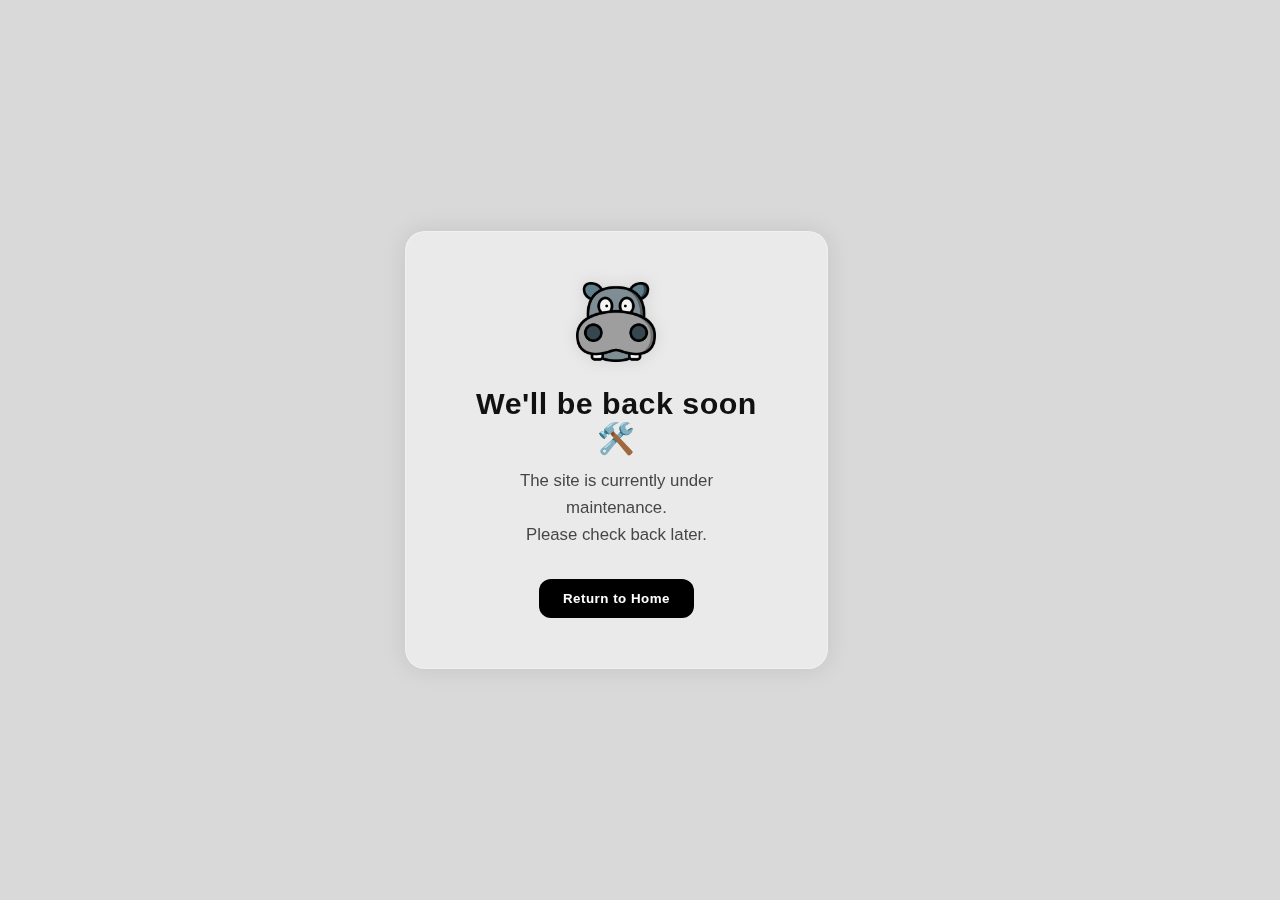
<file: maintenance/maintenance.html>
<!DOCTYPE html>
<html lang="en">
<head>
  <meta charset="UTF-8">
  <meta name="viewport" content="width=device-width, initial-scale=1.0">
  <title>Maintenance Mode | HippoType</title>
  <link rel="stylesheet" href="maintenance.css">
</head>
<body>
  <div class="maintenance-container">
    <div class="glass-card">
      <img src="../hippo.png" alt="HippoType Logo" class="logo">

      <h1>We'll be back soon 🛠️</h1>
      <p id="noticeMessage">
        The site is currently under maintenance.<br>
        Please check back later.
      </p>

      <button id="goHomeBtn">Return to Home</button>
    </div>
  </div>

  <script src="maintenance.js"></script>
  <script src="../theme.js"></script>
</body>
</html>
</file>
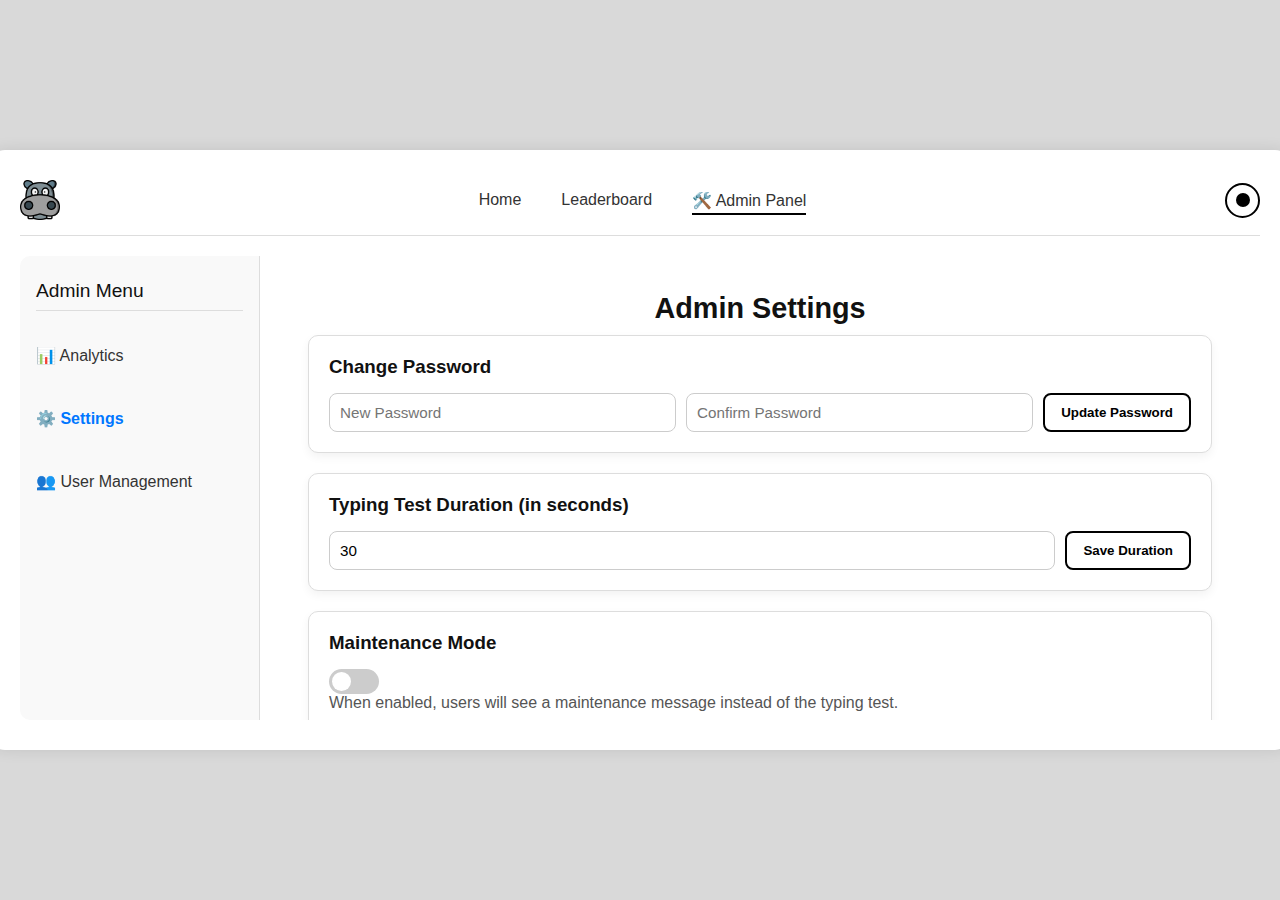
<file: admin/adminSettings/adminSettings.html>
<!DOCTYPE html>
<html lang="en">
<head>
  <meta charset="UTF-8" />
  <meta name="viewport" content="width=device-width, initial-scale=1.0" />
  <title>Admin Settings | HippoType</title>

  <link rel="stylesheet" href="../../styles.css" />
  <link rel="stylesheet" href="../admin/admin.css" />
  <link rel="stylesheet" href="adminSettings.css" />
</head>
<body>
  <div class="page-wrapper">
    <div class="container">
      <!-- NAVBAR -->
      <nav class="navbar">
        <div class="logo">
          <img src="../../../hippo.png" alt="Logo" />
        </div>
        <ul class="nav-links">
          <li><a href="../../../index.html">Home</a></li>
          <li><a href="../../../leaderboard/leaderboard.html">Leaderboard</a></li>
          <li><a href="../admin/admin.html" class="active">🛠️ Admin Panel</a></li>
        </ul>
        <div class="theme-toggle">
          <div class="toggle-btn"></div>
        </div>
      </nav>

      <div class="admin-layout">
        <!-- SIDEBAR -->
        <aside class="sidebar">
          <h3><a href="../admin/admin.html" class="menu-link">Admin Menu</a></h3>
          <ul>
            <li><a href="../adminAnalytics/adminAnalytics.html">📊 Analytics</a></li>
            <li><a href="../adminSettings/adminSettings.html" class="active">⚙️ Settings</a></li>
            <li><a href="../adminUserManagement/adminUserManagement.html">👥 User Management</a></li>
          </ul>
        </aside>

        <!-- MAIN CONTENT -->
        <main class="admin-content">
          <h2>Admin Settings</h2>

          <!-- Change Password -->
          <section class="settings-section">
            <h3>Change Password</h3>
            <div class="form-group">
              <input type="password" id="newPassword" placeholder="New Password">
              <input type="password" id="confirmPassword" placeholder="Confirm Password">
              <button id="updatePasswordBtn">Update Password</button>
            </div>
          </section>

          <!-- Test Duration -->
          <section class="settings-section">
            <h3>Typing Test Duration (in seconds)</h3>
            <div class="form-group">
              <input type="number" id="testDuration" min="10" placeholder="Enter duration (e.g. 30)">
              <button id="saveDurationBtn">Save Duration</button>
            </div>
          </section>

          <!-- Maintenance Mode -->
          <section class="settings-section">
            <h3>Maintenance Mode</h3>
            <label class="switch">
              <input type="checkbox" id="maintenanceToggle">
              <span class="slider"></span>
            </label>
            <p>When enabled, users will see a maintenance message instead of the typing test.</p>
          </section>

          <!-- Edit Site Rules -->
          <section class="settings-section">
            <h3>Edit Site Notice / Rules</h3>
            <textarea id="siteNotice" rows="4" placeholder="Enter message to display on user dashboard..."></textarea>
            <button id="saveNoticeBtn">Save Notice</button>
          </section>

          <!-- Logout -->
          <button id="adminLogoutBtn" class="logout-btn">Logout</button>
        </main>
      </div>
    </div>
  </div>

  <script src="adminSettings.js"></script>
  <script src="../../theme.js"></script>
</body>
</html>
</file>
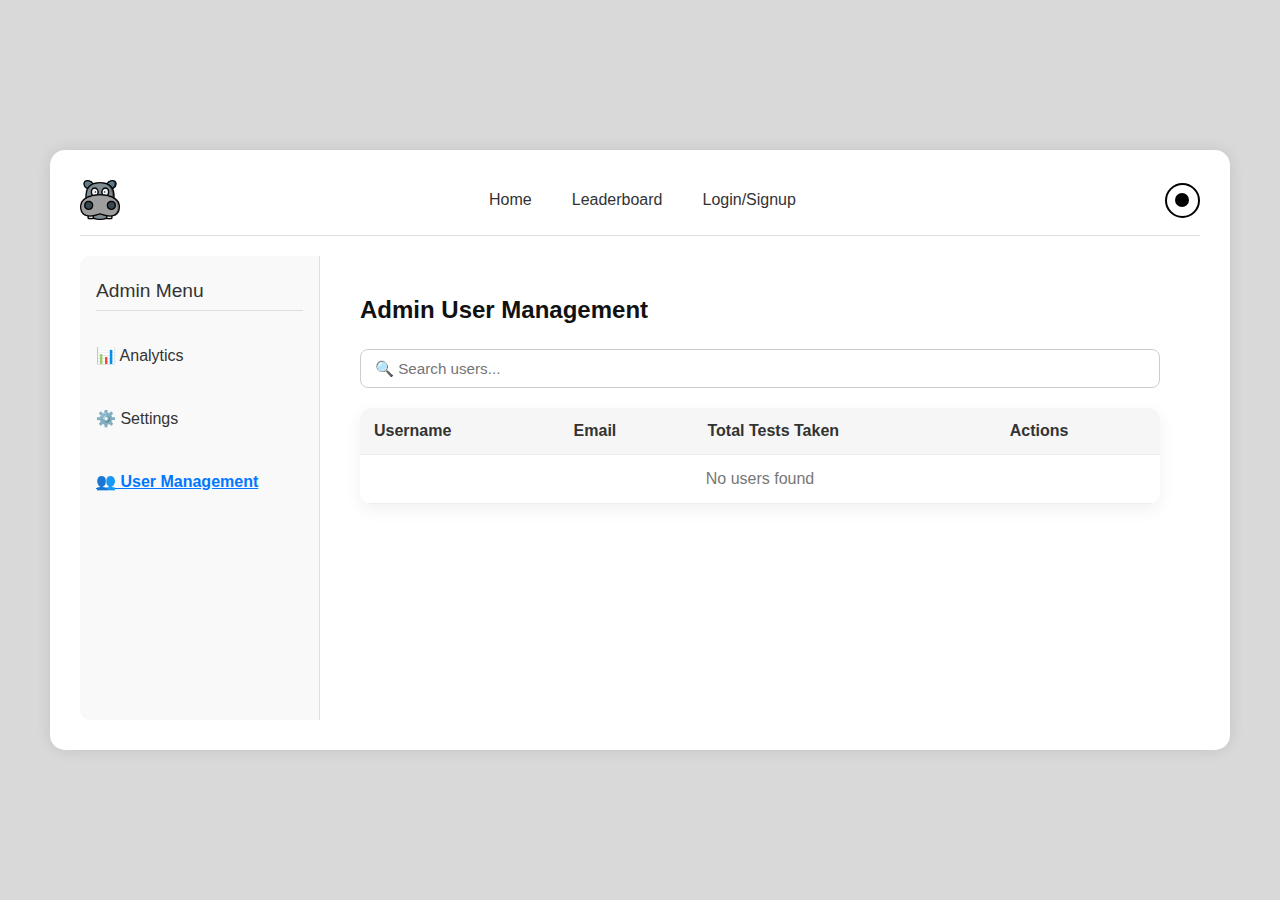
<file: admin/adminUserManagement/adminUserManagement.html>
<!DOCTYPE html>
<html lang="en">
<head>
  <meta charset="UTF-8" />
  <meta name="viewport" content="width=device-width, initial-scale=1.0" />
  <title>Admin | User Management</title>

  <!-- global + admin styles -->
  <link rel="stylesheet" href="../../styles.css" />
  <link rel="stylesheet" href="../admin/admin.css" />
  <link rel="stylesheet" href="adminUserManagement.css" />
</head>

<body>
  <div class="container">
    <!-- NAVBAR -->
    <nav class="navbar">
      <div class="logo">
        <img src="../../hippo.png" alt="Logo" />
      </div>

      <ul class="nav-links" id="navLinks">
        <li><a href="../../index.html">Home</a></li>
        <li><a href="../../leaderboard/leaderboard.html">Leaderboard</a></li>
        <li><a href="../admin/admin.html" class="active">🛠️ Admin Panel</a></li>
      </ul>

      <div class="theme-toggle">
        <div class="toggle-btn"></div>
      </div>
    </nav>

    <div class="admin-layout">
      <!-- SIDEBAR -->
      <aside class="sidebar">
        <h3><a href="../admin/admin.html">Admin Menu</a></h3>
        <ul>
          <li><a href="../adminAnalytics/adminAnalytics.html">📊 Analytics</a></li>
          <li><a href="../adminSettings/adminSettings.html">⚙️ Settings</a></li>
          <li><a href="adminUserManagement.html" class="active">👥 User Management</a></li>
        </ul>
      </aside>

      <!-- MAIN CONTENT -->
      <main class="admin-content">
        <h2>Admin User Management</h2>

        <!-- Search Bar -->
        <div class="search-box">
          <input type="text" id="searchUser" placeholder="🔍 Search users...">
        </div>

        <!-- User Table -->
        <div class="table-wrapper">
          <table id="userTable">
            <thead>
              <tr>
                <th>Username</th>
                <th>Email</th>
                <th>Total Tests Taken</th>
                <th>Actions</th>
              </tr>
            </thead>
            <tbody>
              <!-- dynamically loaded -->
            </tbody>
          </table>
        </div>
      </main>
    </div>
  </div>

  <script src="../../auth/auth.js"></script>
  <script src="adminUserManagement.js"></script>
</body>
</html>
</file>
<file: maintenance/maintenance.css>
/* ==============================
   Maintenance Mode - Glasmorphism (White Themed)
   ============================== */

* {
  margin: 0;
  padding: 0;
  box-sizing: border-box;
  font-family: "Poppins", sans-serif;
}

body {
  min-height: 100vh;
  background: #d9d9d9; /* matches main site background */
  display: flex;
  justify-content: center;
  align-items: center;
  overflow: hidden;
}

/* Glass card container */
.glass-card {
  background: rgba(255, 255, 255, 0.45); /* frosted white look */
  border-radius: 20px;
  box-shadow: 0 0 25px rgba(0, 0, 0, 0.1);
  backdrop-filter: blur(15px);
  -webkit-backdrop-filter: blur(15px);
  border: 1px solid rgba(255, 255, 255, 0.3);
  text-align: center;
  padding: 50px 70px;
  color: #333;
  max-width: 500px;
  width: 90%;
  animation: fadeIn 1s ease-in-out;
}

/* Hippo logo */
.logo {
  width: 80px;
  height: 80px;
  margin-bottom: 20px;
  filter: drop-shadow(0 0 8px rgba(0, 0, 0, 0.1));
}

/* Headings and text */
h1 {
  font-size: 1.9rem;
  margin-bottom: 12px;
  letter-spacing: 0.5px;
  color: #111;
}

p {
  font-size: 1.05rem;
  opacity: 0.9;
  margin-bottom: 30px;
  line-height: 1.6;
  color: #333;
}

/* Button */
button {
  padding: 12px 24px;
  background: #000;
  border: none;
  border-radius: 12px;
  color: #fff;
  font-weight: 600;
  letter-spacing: 0.5px;
  cursor: pointer;
  transition: all 0.3s ease;
}

button:hover {
  background: #333;
  transform: scale(1.03);
}

/* Fade-in animation */
@keyframes fadeIn {
  from {
    opacity: 0;
    transform: translateY(40px);
  }
  to {
    opacity: 1;
    transform: translateY(0);
  }
}
</file>
<file: styles.css>
/* ==========================================
   THEME VARIABLES (Light Mode - Default)
   ========================================== */

   
:root {
  --bg-color: #d9d9d9;
  --text-color: #111;
  --card-bg: #fff;
  --border-color: #ddd;
  --accent-color: #000;
  --toggle-bg: #000;
}

/* ==========================================
   DARK MODE VARIABLES (Overrides)
   ========================================== */
body.dark-mode {
  --bg-color: #1b1b1b;
  --text-color: #f2f2f2;
  --card-bg: #242424;
  --border-color: #333;
  --accent-color: #fff;
  --toggle-bg: #fff;
}

/* ==========================================
   GLOBAL STYLES
   ========================================== */
* {
  margin: 0;
  padding: 0;
  box-sizing: border-box;
  font-family: "Poppins", sans-serif;
}

body {
  display: flex;
  justify-content: center;
  align-items: center;
  height: 100vh;
  background: var(--bg-color);
  color: var(--text-color);
  transition: background 0.3s ease, color 0.3s ease;
}

/* ==========================================
   MAIN CONTAINER
   ========================================== */
.container {
  height: 600px;
  width: 1300px;
  margin: 50px;
  background: var(--card-bg);
  border-radius: 15px;
  box-shadow: 0 0 15px rgba(0,0,0,0.1);
  padding: 30px;
  transition: background 0.3s ease, color 0.3s ease;
}

/* ==========================================
   NAVBAR
   ========================================== */
.navbar {
  display: flex;
  justify-content: space-between;
  align-items: center;
  border-bottom: 1px solid var(--border-color);
  padding-bottom: 15px;
}

.logo {
  display: flex;
  align-items: center;
  gap: 10px;
  font-weight: 600;
  font-size: 1.2rem;
}

.logo img {
  width: 40px;
  height: 40px;
}

/* ==========================================
   NAV LINKS
   ========================================== */
.nav-links {
  list-style: none;
  display: flex;
  gap: 40px;
}

.nav-links a {
  text-decoration: none;
  color: var(--text-color);
  font-weight: 500;
  position: relative;
  transition: color 0.3s ease;
}

.nav-links a.active::after {
  content: "";
  position: absolute;
  bottom: -6px;
  left: 0;
  width: 100%;
  height: 2px;
  background: var(--accent-color);
}

/* ==========================================
   THEME TOGGLE BUTTON
   ========================================== */
.theme-toggle {
  width: 35px;
  height: 35px;
  border: 2px solid var(--accent-color);
  border-radius: 50%;
  display: flex;
  align-items: center;
  justify-content: center;
  cursor: pointer;
  transition: border 0.3s ease;
}

.toggle-btn {
  width: 14px;
  height: 14px;
  background: var(--toggle-bg);
  border-radius: 50%;
  transition: background 0.3s ease;
}

/* ==========================================
   MAIN CONTENT (Index Page)
   ========================================== */
.main-content {
  display: flex;
  justify-content: center;
  text-align: center;
  margin-top: 200px;
}

.main-content a {
  display: flex;
  padding: 20px 50px;
  border: 2px solid var(--accent-color);
  border-radius: 8px;
  text-decoration: none;
  color: var(--accent-color);
  font-size: 1.2rem;
  font-weight: 600;
  transition: 0.3s;
}

.main-content a:hover {
  background: var(--accent-color);
  color: var(--card-bg);
}
</file>
<file: admin/admin/admin.css>
/* ==========================
   BASE STYLES (match homepage)
   ========================== */

* {
  margin: 0;
  padding: 0;
  box-sizing: border-box;
  font-family: "Poppins", sans-serif;
}

body {
  display: flex;
  justify-content: center;
  align-items: center;
  height: 100vh;
  background: #d9d9d9;
}

/* Main White Container */
.container {
  height: 600px;
  width: 1300px;
  margin: 50px;
  background: #fff;
  border-radius: 15px;
  box-shadow: 0 0 15px rgba(0,0,0,0.1);
  padding: 30px;
  display: flex;
  flex-direction: column;
}

/* Navbar (exact same as homepage) */
.navbar {
  display: flex;
  justify-content: space-between;
  align-items: center;
  border-bottom: 1px solid #ddd;
  padding-bottom: 15px;
}

.logo {
  display: flex;
  align-items: center;
  gap: 10px;
  font-weight: 600;
  font-size: 1.2rem;
}

.logo img {
  width: 40px;
  height: 40px;
}

/* Navigation Links */
.nav-links {
  list-style: none;
  display: flex;
  gap: 40px;
}

.nav-links a {
  text-decoration: none;
  color: #333;
  font-weight: 500;
  position: relative;
}

.nav-links a.active::after {
  content: "";
  position: absolute;
  bottom: -6px;
  left: 0;
  width: 100%;
  height: 2px;
  background: #000;
}

/* Theme Toggle Button */
.theme-toggle {
  width: 35px;
  height: 35px;
  border: 2px solid #000;
  border-radius: 50%;
  display: flex;
  align-items: center;
  justify-content: center;
  cursor: pointer;
}

.toggle-btn {
  width: 14px;
  height: 14px;
  background: #000;
  border-radius: 50%;
}

/* ==========================
   ADMIN DASHBOARD LAYOUT
   ========================== */

/* Layout: sidebar + content inside container */
.admin-layout {
  display: flex;
  flex: 1;
  margin-top: 20px;
  overflow: hidden;
}

/* Sidebar */
.sidebar {
  width: 240px;
  background: #f7f7f7;
  border-right: 1px solid #ddd;
  border-radius: 10px 0 0 10px;
  padding: 20px;
  flex-shrink: 0;
}

.sidebar h3 {
  margin-bottom: 20px;
  font-size: 1.2rem;
  color: #222;
  border-bottom: 1px solid #ddd;
  padding-bottom: 8px;
}

.sidebar ul {
  list-style: none;
  padding: 0;
}

.sidebar li {
  margin: 15px 0;
}

.sidebar a {
  text-decoration: none;
  color: #333;
  font-weight: 500;
  transition: 0.2s;
}

.sidebar a:hover {
  color: #000;
  font-weight: 600;
}

/* Main Admin Content */
.admin-content {
  flex: 1;
  padding: 40px;
  overflow-y: auto;
}

.admin-content h2 {
  font-size: 1.8rem;
  margin-bottom: 10px;
}

.admin-content p {
  color: #555;
  margin-bottom: 30px;
}

/* Dashboard Tiles */
.tiles {
  display: flex;
  gap: 30px;
  justify-content: center;
  margin-top: 30px;
}

.tile {
  background: #f9f9f9;
  border: 2px solid #ddd;
  border-radius: 12px;
  padding: 50px 30px;
  width: 200px;
  text-align: center;
  font-weight: 600;
  text-decoration: none;
  color: #222;
  box-shadow: 0 4px 10px rgba(0,0,0,0.05);
  transition: all 0.2s ease-in-out;
}

.tile:hover {
  background: #000;
  color: #fff;
  transform: translateY(-5px);
}


/* Admin layout */
.admin-layout {
  display: flex;
  height: calc(100% - var(--nav-height));
}

/* Sidebar */
.sidebar {
  width: 240px;
  background: #f9f9f9;
  border-right: 1px solid #ddd;
  padding: 24px 16px;
  display: flex;
  flex-direction: column;
  justify-content: flex-start;
}

.sidebar h3 {
  font-size: 1.2rem;
  font-weight: 600;
  margin-bottom: 20px;
  color: #111;
}

/* Make Admin Menu clickable like a link */
.sidebar h3 a.menu-link {
  text-decoration: none;
  color: #111;
  transition: color 0.2s ease;
}
.sidebar h3 a.menu-link:hover {
  color: #0077ff;
}

.sidebar ul {
  list-style: none;
  padding: 0;
  margin: 0;
  display: flex;
  flex-direction: column;
  gap: 14px;
}

.sidebar ul li a {
  text-decoration: none;
  color: #333;
  font-weight: 500;
  transition: color 0.2s ease, transform 0.1s ease;
}

.sidebar ul li a.active {
  color: #0077ff;
  font-weight: 600;
}

.sidebar ul li a:hover {
  color: #0077ff;
  transform: translateX(3px);
}

/* Main admin content */
.admin-content {
  flex: 1;
  padding: 36px 48px;
  overflow-y: auto;
}
</file>
<file: admin/adminSettings/adminSettings.css>
/* Basic layout inherited from admin.css */

.admin-content {
  padding: 36px 48px;
  overflow-y: auto;
}

/* Headings */
h2 {
  text-align: center;
  margin-bottom: 30px;
}

.settings-section {
  background: #fff;
  border: 1px solid #ddd;
  border-radius: 10px;
  padding: 20px;
  margin-bottom: 20px;
  box-shadow: 0 4px 10px rgba(0,0,0,0.05);
}

.settings-section h3 {
  margin-bottom: 15px;
  color: #111;
}

.form-group {
  display: flex;
  gap: 10px;
  flex-wrap: wrap;
}

input[type="password"],
input[type="number"],
textarea {
  flex: 1;
  padding: 10px;
  border: 1px solid #ccc;
  border-radius: 8px;
  font-size: 0.95rem;
}

textarea {
  width: 100%;
  resize: vertical;
}

button {
  padding: 10px 16px;
  border: 2px solid #000;
  border-radius: 8px;
  background: #fff;
  cursor: pointer;
  font-weight: 600;
  transition: 0.2s;
}

button:hover {
  background: #111;
  color: #fff;
}

/* Toggle Switch (Maintenance Mode) */
.switch {
  position: relative;
  display: inline-block;
  width: 50px;
  height: 25px;
  margin-right: 10px;
}
.switch input {
  opacity: 0;
  width: 0;
  height: 0;
}
.slider {
  position: absolute;
  cursor: pointer;
  top: 0; left: 0;
  right: 0; bottom: 0;
  background-color: #ccc;
  transition: .4s;
  border-radius: 34px;
}
.slider:before {
  position: absolute;
  content: "";
  height: 19px; width: 19px;
  left: 3px; bottom: 3px;
  background-color: white;
  transition: .4s;
  border-radius: 50%;
}
input:checked + .slider {
  background-color: #111;
}
input:checked + .slider:before {
  transform: translateX(24px);
}

/* Logout button */
.logout-btn {
  margin-top: 25px;
  width: 100%;
  background: #ff4d4d;
  color: #fff;
  border: none;
}
.logout-btn:hover {
  background: #cc0000;
}
</file>
<file: admin/adminUserManagement/adminUserManagement.css>
/* ==============================
   ADMIN USER MANAGEMENT PAGE
   ============================== */

.admin-content {
  flex: 1;
  padding: 40px;
  overflow-y: auto;
}

.admin-content h2 {
  margin-bottom: 25px;
  font-size: 1.5rem;
  color: #111;
}

/* Search bar */
.search-box {
  margin-bottom: 20px;
}

.search-box input {
  width: 100%;
  padding: 10px 14px;
  font-size: 0.95rem;
  border: 1px solid #ccc;
  border-radius: 8px;
  outline: none;
  transition: 0.3s ease;
}

.search-box input:focus {
  border-color: #000;
}

/* Table */
.table-wrapper {
  background: #fff;
  border-radius: 12px;
  box-shadow: 0 6px 18px rgba(0, 0, 0, 0.06);
  overflow: hidden;
}

table {
  width: 100%;
  border-collapse: collapse;
}

thead {
  background: #f6f6f6;
}

th, td {
  padding: 14px;
  text-align: left;
  border-bottom: 1px solid #eee;
}

th {
  font-weight: 600;
  color: #333;
}

td {
  color: #444;
}

/* Buttons */
.action-btn {
  padding: 6px 12px;
  border: 1px solid #000;
  border-radius: 6px;
  font-size: 0.85rem;
  cursor: pointer;
  transition: 0.2s ease;
  margin-right: 8px;
}

.action-btn.edit {
  background: #fff;
}

.action-btn.delete {
  background: #000;
  color: #fff;
}

.action-btn:hover {
  opacity: 0.8;
}

/* Scrollbar */
.admin-content::-webkit-scrollbar {
  width: 8px;
}

.admin-content::-webkit-scrollbar-thumb {
  background: rgba(0,0,0,0.12);
  border-radius: 8px;
}

/* Sidebar active link */
.sidebar a.active {
  font-weight: 600;
  text-decoration: underline;
}
</file>
